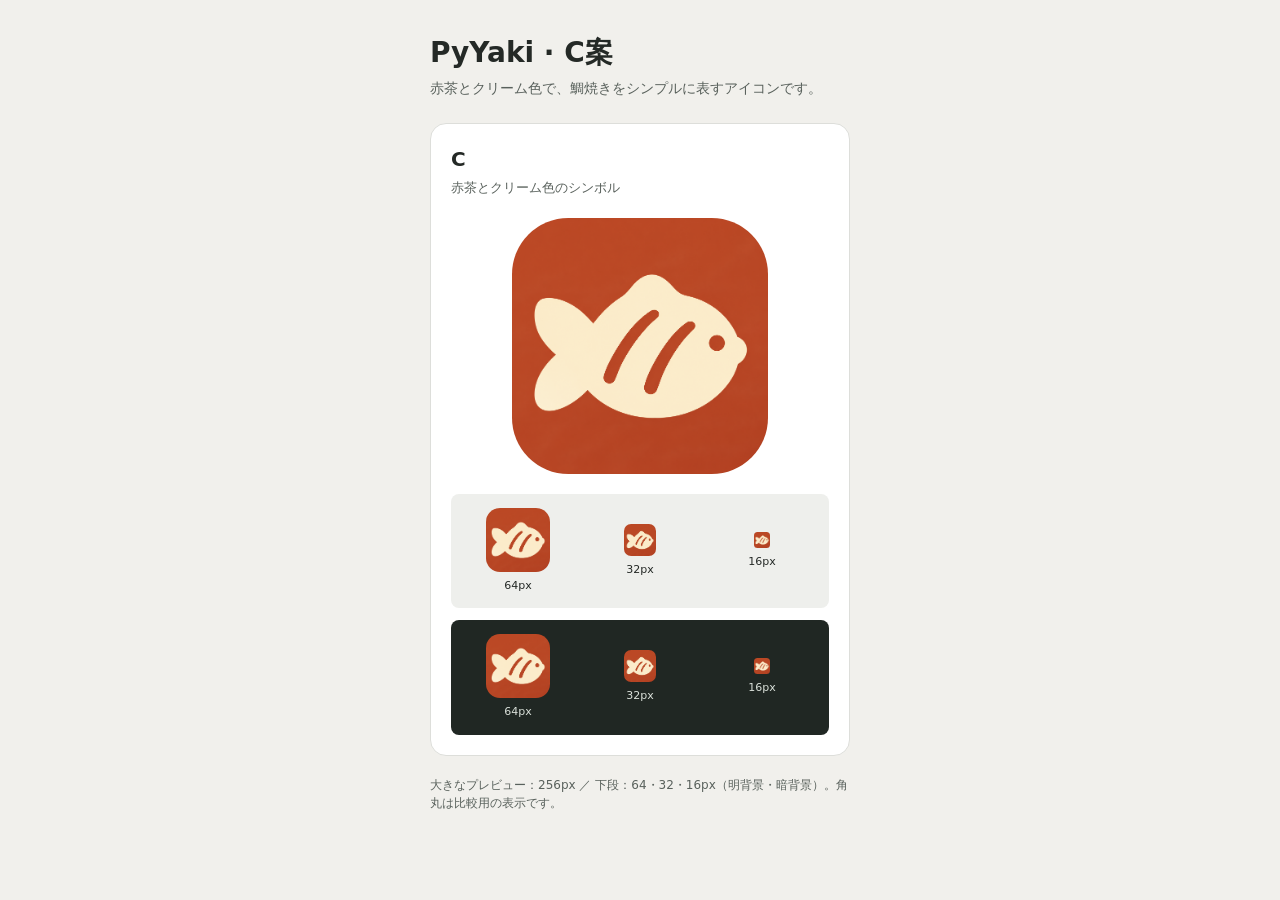
<file: assets/branding/preview.html>
<!doctype html>
<html lang="ja"><meta charset="utf-8"><meta name="viewport" content="width=device-width,initial-scale=1">
<title>PyYaki C案</title>
<style>
*{box-sizing:border-box}body{margin:0;padding:32px;background:#f1f0ec;color:#242926;font:14px/1.5 system-ui,sans-serif}header,main,footer{max-width:420px;margin:auto}h1{font-size:28px;margin:0 0 4px}header p{color:#59615c;margin:0 0 24px}main{display:grid;grid-template-columns:1fr;gap:20px}article{background:white;border:1px solid #dddeda;border-radius:16px;padding:20px}h2{font-size:20px;margin:0}article p{font-size:13px;margin:4px 0 20px;color:#59615c}.hero{display:block;max-width:100%;height:auto;margin:0 auto 20px}img{border-radius:22%;display:block}.sizes{display:flex;align-items:center;justify-content:space-around;gap:16px;border-radius:8px;padding:14px;margin-top:12px}.light{background:#eeefec}.dark{background:#202723;color:#dae1da}figure{margin:0;text-align:center;min-width:64px}figure img{margin:auto}figcaption{font:11px/1.5 system-ui,sans-serif;margin-top:6px}footer{font-size:12px;color:#59615c;padding-top:20px}@media(max-width:760px){main{grid-template-columns:1fr}article{max-width:420px;width:100%;margin:auto}}
</style>
<header><h1>PyYaki · C案</h1><p>赤茶とクリーム色で、鯛焼きをシンプルに表すアイコンです。</p></header>
<main><article><h2>C</h2><p>赤茶とクリーム色のシンボル</p><img class="hero" src="pyyaki-icon.png" width="256" height="256" alt="PyYaki C案"><div class="sizes light"><figure><img src="pyyaki-icon.png" width="64" height="64" alt="C案 64px"><figcaption>64px</figcaption></figure><figure><img src="pyyaki-icon.png" width="32" height="32" alt="C案 32px"><figcaption>32px</figcaption></figure><figure><img src="pyyaki-icon.png" width="16" height="16" alt="C案 16px"><figcaption>16px</figcaption></figure></div><div class="sizes dark"><figure><img src="pyyaki-icon.png" width="64" height="64" alt="C案 64px"><figcaption>64px</figcaption></figure><figure><img src="pyyaki-icon.png" width="32" height="32" alt="C案 32px"><figcaption>32px</figcaption></figure><figure><img src="pyyaki-icon.png" width="16" height="16" alt="C案 16px"><figcaption>16px</figcaption></figure></div></article></main>
<footer>大きなプレビュー：256px ／ 下段：64・32・16px（明背景・暗背景）。角丸は比較用の表示です。</footer>
</html>
</file>
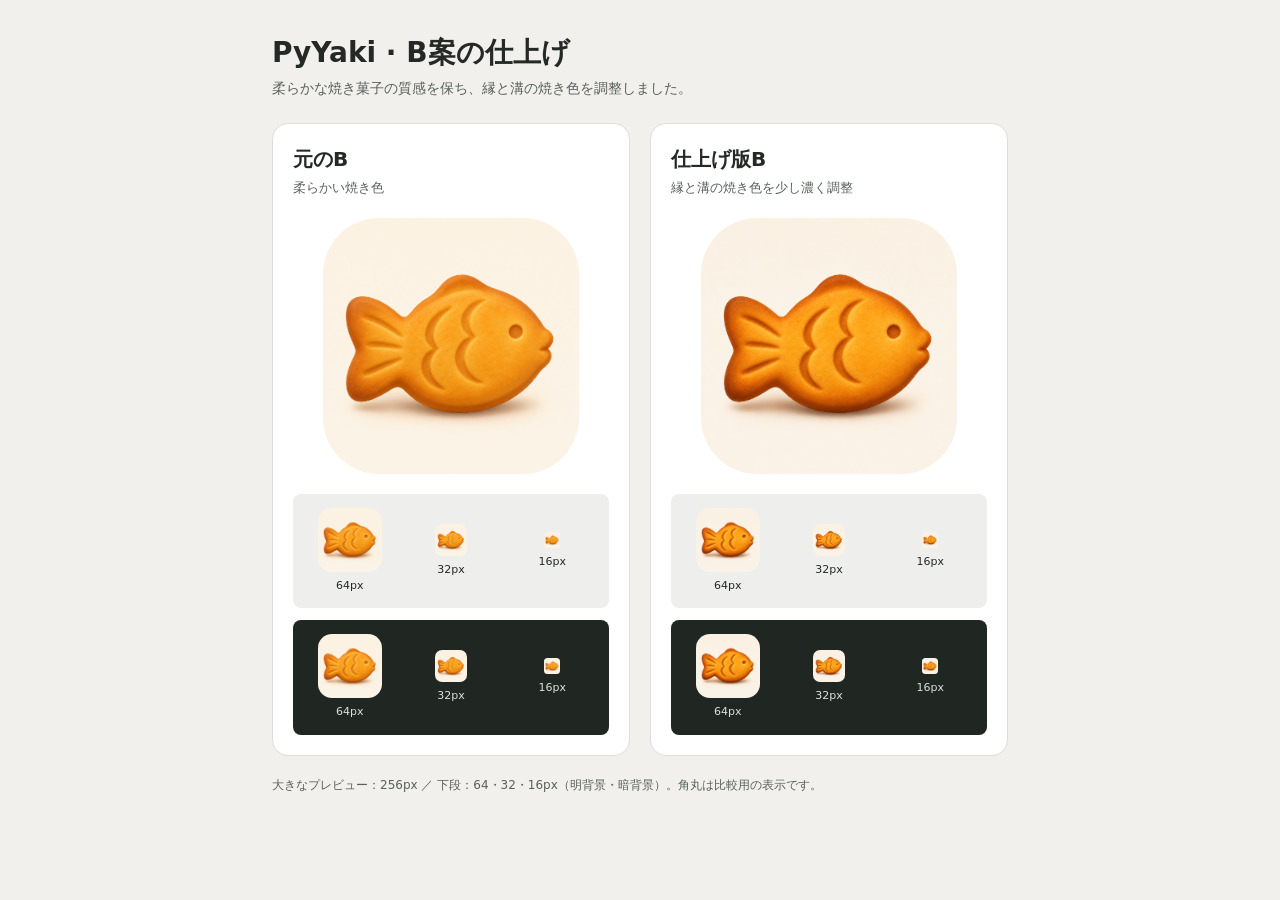
<file: assets/branding/concepts/b-refined-preview.html>
<!doctype html>
<html lang="ja"><meta charset="utf-8"><meta name="viewport" content="width=device-width,initial-scale=1">
<title>PyYaki B案の仕上げ</title>
<style>
*{box-sizing:border-box}body{margin:0;padding:32px;background:#f1f0ec;color:#242926;font:14px/1.5 system-ui,sans-serif}header,main,footer{max-width:736px;margin:auto}h1{font-size:28px;margin:0 0 4px}header p{color:#59615c;margin:0 0 24px}main{display:grid;grid-template-columns:repeat(2,1fr);gap:20px}article{background:white;border:1px solid #dddeda;border-radius:16px;padding:20px}h2{font-size:20px;margin:0}article p{font-size:13px;margin:4px 0 20px;color:#59615c}.hero{display:block;max-width:100%;height:auto;margin:0 auto 20px}img{border-radius:22%;display:block}.sizes{display:flex;align-items:center;justify-content:space-around;gap:16px;border-radius:8px;padding:14px;margin-top:12px}.light{background:#eeefec}.dark{background:#202723;color:#dae1da}figure{margin:0;text-align:center;min-width:64px}figure img{margin:auto}figcaption{font:11px/1.5 system-ui,sans-serif;margin-top:6px}footer{font-size:12px;color:#59615c;padding-top:20px}@media(max-width:760px){main{grid-template-columns:1fr}article{max-width:420px;width:100%;margin:auto}}
</style>
<header><h1>PyYaki · B案の仕上げ</h1><p>柔らかな焼き菓子の質感を保ち、縁と溝の焼き色を調整しました。</p></header>
<main><article><h2>元のB</h2><p>柔らかい焼き色</p><img class="hero" src="b-soft.png" width="256" height="256" alt="元のB"><div class="sizes light"><figure><img src="b-soft.png" width="64" height="64" alt="元のB 64px"><figcaption>64px</figcaption></figure><figure><img src="b-soft.png" width="32" height="32" alt="元のB 32px"><figcaption>32px</figcaption></figure><figure><img src="b-soft.png" width="16" height="16" alt="元のB 16px"><figcaption>16px</figcaption></figure></div><div class="sizes dark"><figure><img src="b-soft.png" width="64" height="64" alt="元のB 64px"><figcaption>64px</figcaption></figure><figure><img src="b-soft.png" width="32" height="32" alt="元のB 32px"><figcaption>32px</figcaption></figure><figure><img src="b-soft.png" width="16" height="16" alt="元のB 16px"><figcaption>16px</figcaption></figure></div></article><article><h2>仕上げ版B</h2><p>縁と溝の焼き色を少し濃く調整</p><img class="hero" src="b-refined.png" width="256" height="256" alt="仕上げ版B"><div class="sizes light"><figure><img src="b-refined.png" width="64" height="64" alt="仕上げ版B 64px"><figcaption>64px</figcaption></figure><figure><img src="b-refined.png" width="32" height="32" alt="仕上げ版B 32px"><figcaption>32px</figcaption></figure><figure><img src="b-refined.png" width="16" height="16" alt="仕上げ版B 16px"><figcaption>16px</figcaption></figure></div><div class="sizes dark"><figure><img src="b-refined.png" width="64" height="64" alt="仕上げ版B 64px"><figcaption>64px</figcaption></figure><figure><img src="b-refined.png" width="32" height="32" alt="仕上げ版B 32px"><figcaption>32px</figcaption></figure><figure><img src="b-refined.png" width="16" height="16" alt="仕上げ版B 16px"><figcaption>16px</figcaption></figure></div></article></main>
<footer>大きなプレビュー：256px ／ 下段：64・32・16px（明背景・暗背景）。角丸は比較用の表示です。</footer>
</html>
</file>
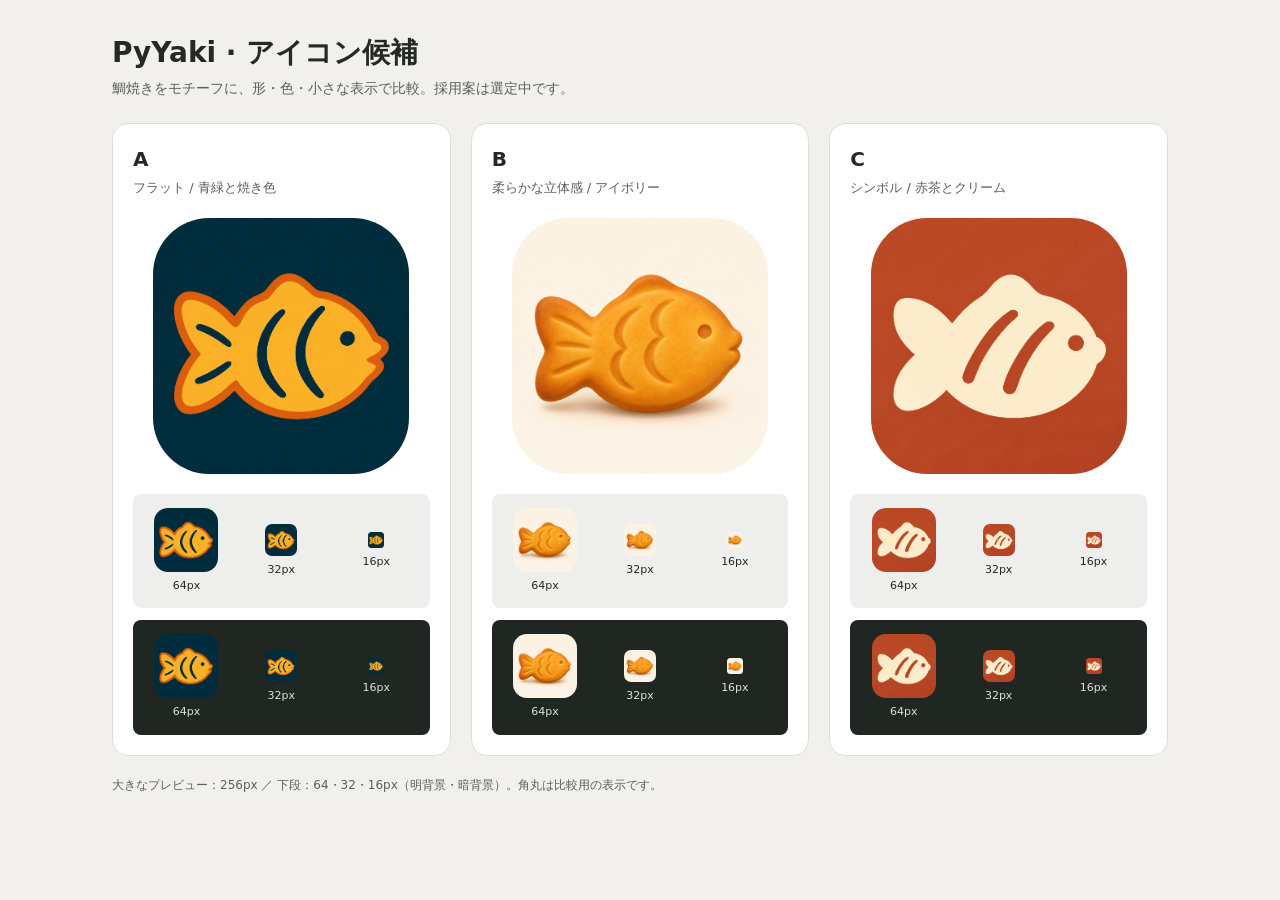
<file: assets/branding/concepts/preview.html>
<!doctype html>
<html lang="ja"><meta charset="utf-8"><meta name="viewport" content="width=device-width,initial-scale=1">
<title>PyYaki アイコン候補</title>
<style>
*{box-sizing:border-box}body{margin:0;padding:32px;background:#f1f0ec;color:#242926;font:14px/1.5 system-ui,sans-serif}header,main,footer{max-width:1056px;margin:auto}h1{font-size:28px;margin:0 0 4px}header p{color:#59615c;margin:0 0 24px}main{display:grid;grid-template-columns:repeat(3,1fr);gap:20px}article{background:white;border:1px solid #dddeda;border-radius:16px;padding:20px}h2{font-size:20px;margin:0}article p{font-size:13px;margin:4px 0 20px;color:#59615c}.hero{display:block;max-width:100%;height:auto;margin:0 auto 20px}img{border-radius:22%;display:block}.sizes{display:flex;align-items:center;justify-content:space-around;gap:16px;border-radius:8px;padding:14px;margin-top:12px}.light{background:#eeefec}.dark{background:#202723;color:#dae1da}figure{margin:0;text-align:center;min-width:64px}figure img{margin:auto}figcaption{font:11px/1.5 system-ui,sans-serif;margin-top:6px}footer{font-size:12px;color:#59615c;padding-top:20px}@media(max-width:760px){main{grid-template-columns:1fr}article{max-width:420px;width:100%;margin:auto}}
</style>
<header><h1>PyYaki · アイコン候補</h1><p>鯛焼きをモチーフに、形・色・小さな表示で比較。採用案は選定中です。</p></header>
<main><article><h2>A</h2><p>フラット / 青緑と焼き色</p><img class="hero" src="a-flat.png" width="256" height="256" alt="A案"><div class="sizes light"><figure><img src="a-flat.png" width="64" height="64" alt="A案 64px"><figcaption>64px</figcaption></figure><figure><img src="a-flat.png" width="32" height="32" alt="A案 32px"><figcaption>32px</figcaption></figure><figure><img src="a-flat.png" width="16" height="16" alt="A案 16px"><figcaption>16px</figcaption></figure></div><div class="sizes dark"><figure><img src="a-flat.png" width="64" height="64" alt="A案 64px"><figcaption>64px</figcaption></figure><figure><img src="a-flat.png" width="32" height="32" alt="A案 32px"><figcaption>32px</figcaption></figure><figure><img src="a-flat.png" width="16" height="16" alt="A案 16px"><figcaption>16px</figcaption></figure></div></article><article><h2>B</h2><p>柔らかな立体感 / アイボリー</p><img class="hero" src="b-soft.png" width="256" height="256" alt="B案"><div class="sizes light"><figure><img src="b-soft.png" width="64" height="64" alt="B案 64px"><figcaption>64px</figcaption></figure><figure><img src="b-soft.png" width="32" height="32" alt="B案 32px"><figcaption>32px</figcaption></figure><figure><img src="b-soft.png" width="16" height="16" alt="B案 16px"><figcaption>16px</figcaption></figure></div><div class="sizes dark"><figure><img src="b-soft.png" width="64" height="64" alt="B案 64px"><figcaption>64px</figcaption></figure><figure><img src="b-soft.png" width="32" height="32" alt="B案 32px"><figcaption>32px</figcaption></figure><figure><img src="b-soft.png" width="16" height="16" alt="B案 16px"><figcaption>16px</figcaption></figure></div></article><article><h2>C</h2><p>シンボル / 赤茶とクリーム</p><img class="hero" src="c-symbol.png" width="256" height="256" alt="C案"><div class="sizes light"><figure><img src="c-symbol.png" width="64" height="64" alt="C案 64px"><figcaption>64px</figcaption></figure><figure><img src="c-symbol.png" width="32" height="32" alt="C案 32px"><figcaption>32px</figcaption></figure><figure><img src="c-symbol.png" width="16" height="16" alt="C案 16px"><figcaption>16px</figcaption></figure></div><div class="sizes dark"><figure><img src="c-symbol.png" width="64" height="64" alt="C案 64px"><figcaption>64px</figcaption></figure><figure><img src="c-symbol.png" width="32" height="32" alt="C案 32px"><figcaption>32px</figcaption></figure><figure><img src="c-symbol.png" width="16" height="16" alt="C案 16px"><figcaption>16px</figcaption></figure></div></article></main>
<footer>大きなプレビュー：256px ／ 下段：64・32・16px（明背景・暗背景）。角丸は比較用の表示です。</footer>
</html>
</file>
